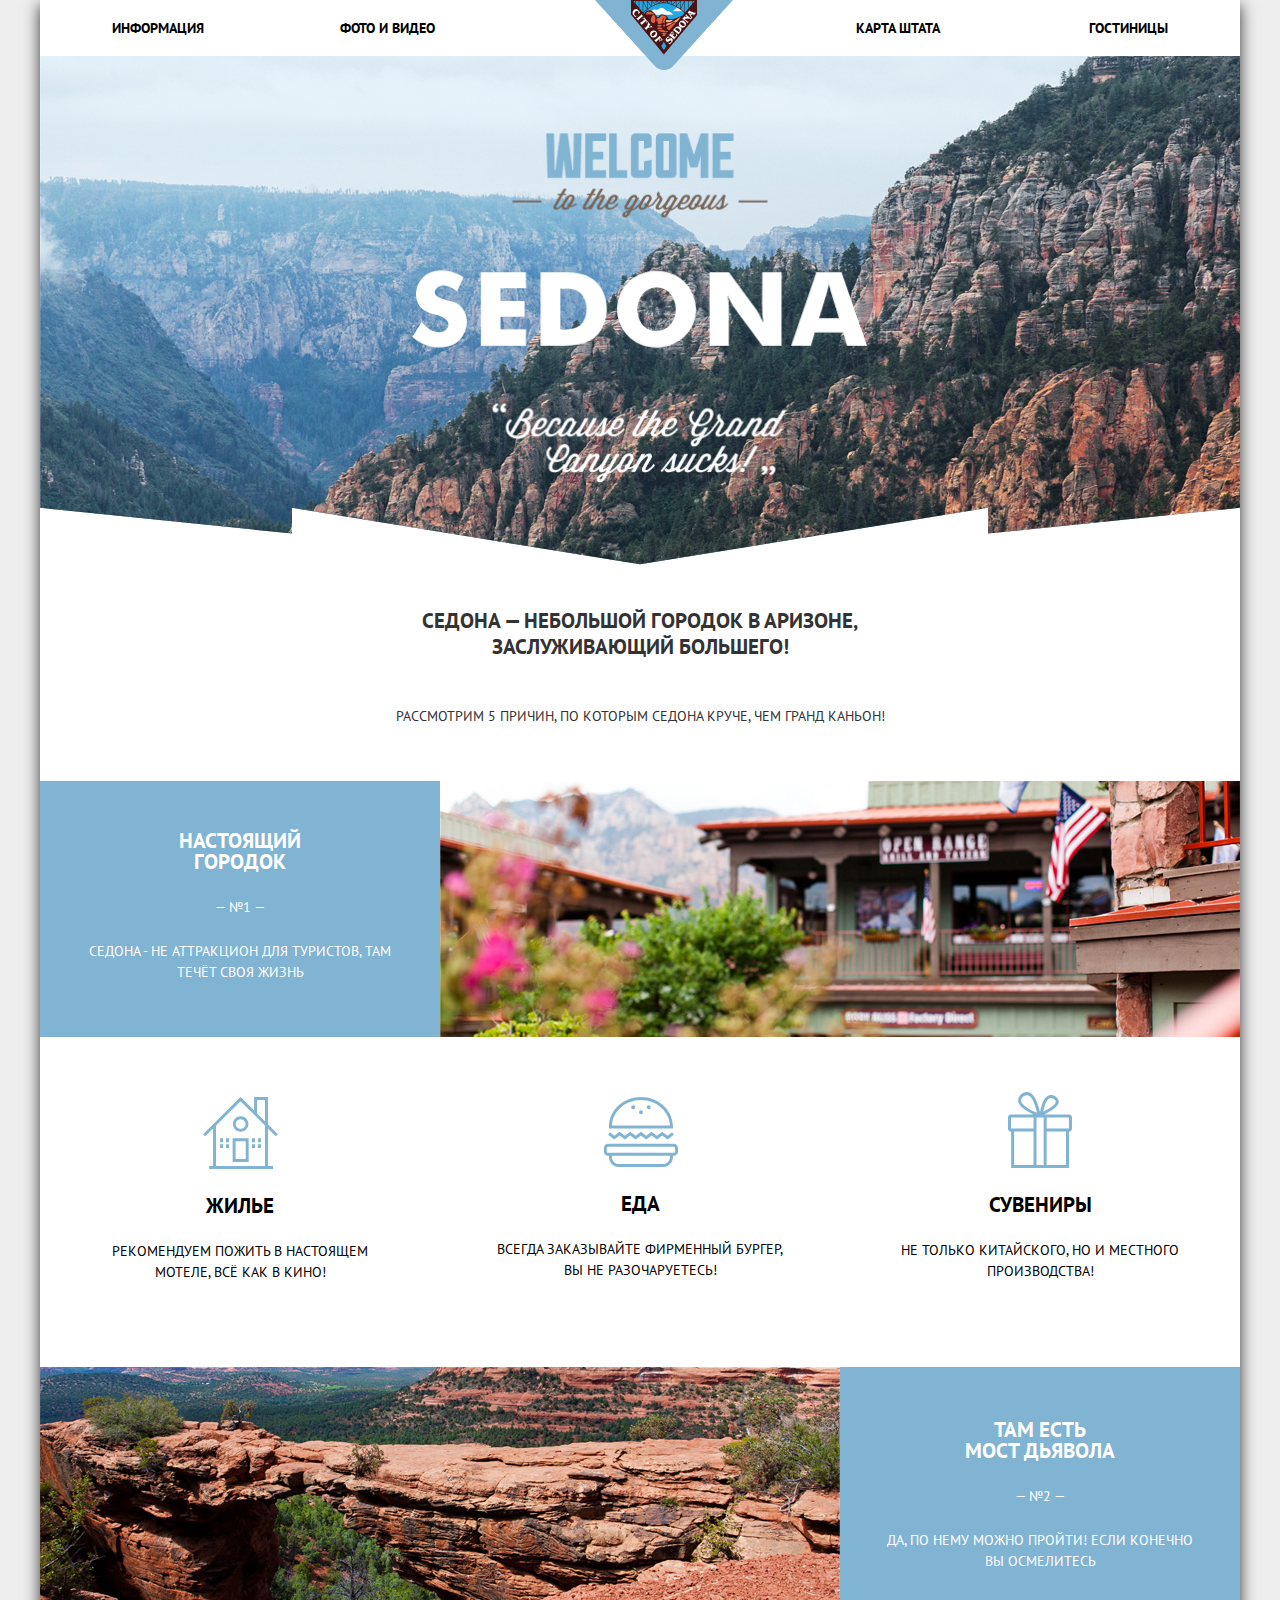
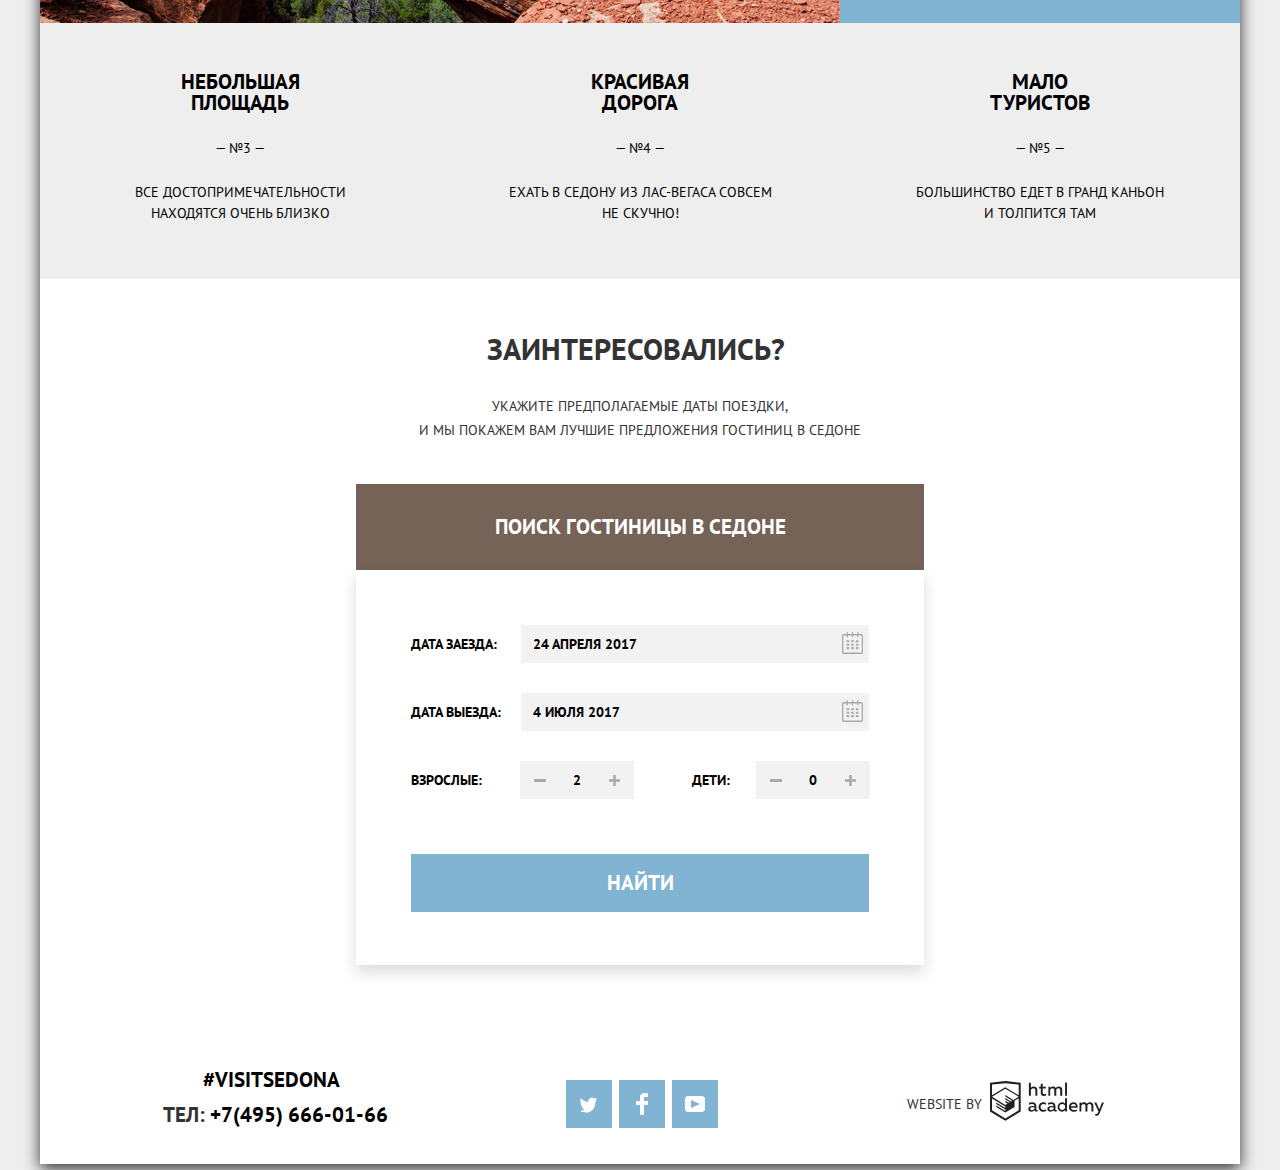
<file: index.html>
<!DOCTYPE html>
<html class="page" lang="ru">
  <head>
    <meta charset="utf-8">
    <title>HTML Academy: Седона</title>
    <link rel="stylesheet" href="css/normalize.css">
	<link href='https://fonts.googleapis.com/css?family=PT+Sans:400,700&subset=latin,cyrillic' rel='stylesheet' type='text/css'>
    <link rel="stylesheet" href="css/style.min.css">
    <link rel="icon" href="favicon.ico">
  </head>
  	<body class="page-body">
		<header class="main-header">
			<nav class="main-nav">
				<a class="main-header-logo" href="index.html">
					<img src="img/logo.png" width="138" height="70" alt="Лого Седона">
				</a>
				<div class="main-header-bar">
					<ul class="site-navigation">
						<li ><a href="#">Информация</a></li>
						<li><a href="#">Фото и Видео</a></li>
						<li><a href="#">Карта Штата</a></li>
						<li><a href="catalog.html" class="right">Гостиницы</a></li>
					</ul>
				</div>
			</nav>
		</header>
		<main>
			<div class="container-title">
				<div class="title-img">
					<img src="img/welcome.png" width="456" height="350" alt="Приветственная вывеска">
				</div>
				<section class="title-text">
					<h1>Седона — небольшой городок в Аризоне,<br> заслуживающий большего!</h1>
					<p>Рассмотрим 5 причин, по которым Седона круче, чем гранд каньон!</p>
				</section>
				<section>
					<div class="container">
						<ul class="features">
							<li class="features__item features__item--blue">
								<span class="title real-city">Настоящий<br> городок</span>
								<span class="number">— №1 —</span>
								<p>Седона - не аттракцион для туристов, там<br> течёт своя жизнь</p>
							</li>
							<li class="picture">
								<img src="img/image.jpg" width="800" height="256" alt="">
							</li>
							<li class="features__item features__item--white">
								<span class="title title-black">Жилье</span>
								<p>Рекомендуем пожить в настоящем<br> мотеле, всё как в кино!</p>
							</li>
							<li class="features__item features__item--white">
								<span class="title title-black">Еда</span>
								<p>Всегда заказывайте фирменный бургер,<br> вы не разочаруетесь!</p>
							</li>
							<li class="features__item features__item--white">
								<span class="title title-black-souvenirs">Сувениры</span>
								<p>Не только китайского, но и местного<br> производства!</p>
							</li>
							<li class="picture">
								<img src="img/image_canion.jpg" width="800" height="256" alt="Каньон Дьявола">
							</li>
							<li class="features__item features__item--blue">
								<span class="title">Там есть<br> Мост дьявола</span>
								<span class="number">— №2 —</span>
								<p>Да, по нему можно пройти! Если конечно<br> вы осмелитесь</p>
							</li>
							<li class="features__item features__item--grey">
								<span class="title title-grey">Небольшая<br> площадь</span>
								<span class="number">— №3 —</span>
								<p>все достопримечательности<br> находятся очень близко</p>
							</li>
							<li class="features__item features__item--grey">
								<span class="title title-grey">красивая<br> дорога</span>
								<span class="number">— №4 —</span>
								<p>ехать в седону из лас-вегаса совсем<br> не скучно!</p>
							</li>
							<li class="features__item features__item--grey">
								<span class="title title-grey">мало<br> туристов</span>
								<span class="number">— №5 —</span>
								<p>большинство едет в гранд каньон<br> и толпится там</p>
							</li>
						</ul>
					</div>
				</section>
				<section class="search-block">
					<h1 class="visually-hidden">Поиск отеля</h1>
					<span>Заинтересовались?</span>
					<p>Укажите предполагаемые даты поездки,<br> и мы покажем вам лучшие предложения гостиниц в седоне</p>
					<button class="button-head" tabindex="0">Поиск гостиницы в седоне</button>
					<div class="form-input-blocks">
						<form action="https://echo.htmlacademy.ru" method="POST" class="search-form">
							<div class="arrival-date form-input-block">
								<label for="arrival-input" class="label-descript label-descript-arrival">Дата заезда:</label>
								<input type="text" id="arrival-input" name="arrival-date" placeholder="24 Апреля 2017" class="form-input form-input-date">
								<button type="button" class="date-input">
									<span class="visually-hidden">Выбрать дату</span>
									<svg width="21" height="23" viewBox="0 0 21 23" fill="none" xmlns="http://www.w3.org/2000/svg">
										<path fill-rule="evenodd" clip-rule="evenodd" d="M16.406 3.02498H19.251C20.217 3.02498 21 3.84698 21 4.86198V21.164C21 22.179 20.217 23 19.251 23H1.75C0.784 23 0 22.179
										0 21.164V4.86198C0 3.84698 0.784 3.02498 1.75 3.02498H4.593V1.64798C4.593 1.26698 4.887 0.958984 5.25 0.958984C5.612 0.958984 5.906 1.26698 5.906
										1.64798V3.02498H9.844V1.64798C9.844 1.26698 10.138 0.958984 10.501 0.958984C10.862 0.958984 11.156 1.26698 11.156 1.64798V3.02498H15.094V1.64798C15.094 1.26698 15.387
										0.958984 15.75 0.958984C16.112 0.958984 16.406 1.26698 16.406 1.64798V3.02498ZM19.5646 21.484C19.6466 21.3979 19.691 21.2828 19.688 21.164H19.689V4.86198C19.689 4.60898
										19.493 4.40298 19.252 4.40298H16.407V5.78098C16.407 6.16198 16.113 6.46998 15.751 6.46998C15.388 6.46998 15.095 6.16198 15.095 5.78098V4.40298H11.157V5.78098C11.157
										6.16198 10.863 6.46998 10.502 6.46998C10.139 6.46998 9.845 6.16198 9.845 5.78098V4.40298H5.907V5.78098C5.907 6.16198 5.613 6.46998 5.251 6.46998C4.888 6.46998 4.594
										6.16198 4.594 5.78098V4.40298H1.75C1.50263 4.40953 1.30696 4.61458 1.312 4.86198V21.164C1.30696 21.4114 1.50263 21.6164 1.75 21.623H19.251C19.3698 21.6201 19.4826 21.5701
										19.5646 21.484Z" fill="#A9A9A9"/>
										<path fill-rule="evenodd" clip-rule="evenodd" d="M4.59399 9.2251H7.21899V11.2911H4.59399V9.2251ZM4.59399 12.6681H7.21899V14.7351H4.59399V12.6681ZM7.21899
										16.1121H4.59399V18.1781H7.21899V16.1121ZM9.18799 16.1121H11.813V18.1781H9.18799V16.1121ZM11.813 12.6681H9.18799V14.7351H11.813V12.6681ZM9.18799
										9.2251H11.813V11.2911H9.18799V9.2251ZM16.406 16.1121H13.781V18.1781H16.406V16.1121ZM13.781 12.6681H16.406V14.7351H13.781V12.6681ZM16.406
										9.2251H13.781V11.2911H16.406V9.2251Z" fill="#A9A9A9"/>
									</svg>
								</button>
							</div>
							<div class="departure-date form-input-block">
								<label for="departure-input" class="label-descript label-descript-departure">Дата выезда:</label>
								<input type="text"  id="departure-input" name="departure-date" placeholder="4 июля 2017" class="form-input form-input-date">
								<button type="button" class="date-input">
									<span class="visually-hidden">Выбрать дату</span>
									<svg width="21" height="23" viewBox="0 0 21 23" fill="none" xmlns="http://www.w3.org/2000/svg">
										<path fill-rule="evenodd" clip-rule="evenodd" d="M16.406 3.02498H19.251C20.217 3.02498 21 3.84698 21 4.86198V21.164C21 22.179 20.217 23 19.251 23H1.75C0.784 23
										0 22.179 0 21.164V4.86198C0 3.84698 0.784 3.02498 1.75 3.02498H4.593V1.64798C4.593 1.26698 4.887 0.958984 5.25 0.958984C5.612 0.958984 5.906 1.26698 5.906
										1.64798V3.02498H9.844V1.64798C9.844 1.26698 10.138 0.958984 10.501 0.958984C10.862 0.958984 11.156 1.26698 11.156 1.64798V3.02498H15.094V1.64798C15.094 1.26698
										15.387 0.958984 15.75 0.958984C16.112 0.958984 16.406 1.26698 16.406 1.64798V3.02498ZM19.5646 21.484C19.6466 21.3979 19.691 21.2828 19.688 21.164H19.689V4.86198C19.689
										4.60898 19.493 4.40298 19.252 4.40298H16.407V5.78098C16.407 6.16198 16.113 6.46998 15.751 6.46998C15.388 6.46998 15.095 6.16198 15.095 5.78098V4.40298H11.157V5.78098C11.157
										6.16198 10.863 6.46998 10.502 6.46998C10.139 6.46998 9.845 6.16198 9.845 5.78098V4.40298H5.907V5.78098C5.907 6.16198 5.613 6.46998 5.251 6.46998C4.888 6.46998 4.594 6.16198
										4.594 5.78098V4.40298H1.75C1.50263 4.40953 1.30696 4.61458 1.312 4.86198V21.164C1.30696 21.4114 1.50263 21.6164 1.75 21.623H19.251C19.3698 21.6201 19.4826 21.5701 19.5646
										21.484Z" fill="#A9A9A9"/>
										<path fill-rule="evenodd" clip-rule="evenodd" d="M4.59399 9.2251H7.21899V11.2911H4.59399V9.2251ZM4.59399 12.6681H7.21899V14.7351H4.59399V12.6681ZM7.21899
										16.1121H4.59399V18.1781H7.21899V16.1121ZM9.18799 16.1121H11.813V18.1781H9.18799V16.1121ZM11.813 12.6681H9.18799V14.7351H11.813V12.6681ZM9.18799
										9.2251H11.813V11.2911H9.18799V9.2251ZM16.406 16.1121H13.781V18.1781H16.406V16.1121ZM13.781 12.6681H16.406V14.7351H13.781V12.6681ZM16.406
										9.2251H13.781V11.2911H16.406V9.2251Z" fill="#A9A9A9"/>
									</svg>
								</button>
							</div>
							<div class="amount-persons form-input-block">
								<div class="amount-persons-block">
									<label for="adult" class="label-descript label-descript-adult">Взрослые:</label>
									<div class="amount__container">
										<button type="button" class="amount-persons-button input-button-minus" id="amount_adult_minus">
											<span class="visually-hidden">Количество взрослых - понижение</span>
											<svg width="12" height="3" viewBox="0 0 12 3" fill="none" xmlns="http://www.w3.org/2000/svg">
												<rect width="12" height="3" fill="#A9A9A9"/>
											</svg>
										</button>
										<input type="text" name="adult" value="2" id="adult" class="form-input form-input-number">
										<button type="button" class="amount-persons-button input-button-plus" id="amount_adult_plus">
											<span class="visually-hidden">Количество взрослых - повышение</span>
											<svg width="11" height="11" viewBox="0 0 11 11" fill="none" xmlns="http://www.w3.org/2000/svg">
												<path fill-rule="evenodd" clip-rule="evenodd" d="M4.23086 6.76932V11H6.76932V6.76932H11V4.23086H6.76932V0H4.23085V4.23086H0V6.76932H4.23086Z" fill="#A9A9A9"/>
											</svg>
										</button>
									</div>
								</div>
								<div class="amount-persons-block">
									<label for="children" class="label-descript label-descript-kids">Дети:</label>
									<div class="amount__container">
										<button type="button" class="amount-persons-button input-button-minus" id="amount_children_minus">
											<span class="visually-hidden">Количество детей - понижение</span>
											<svg width="12" height="3" viewBox="0 0 12 3" fill="none" xmlns="http://www.w3.org/2000/svg">
												<rect width="12" height="3" fill="#A9A9A9"/>
											</svg>
										</button>
										<input type="text" name="children" value="0" id="children" class="form-input form-input-number">
										<button type="button" class="amount-persons-button input-button-plus" id="amount_children_plus">
											<span class="visually-hidden">Количество детей - повышение</span>
											<svg width="11" height="11" viewBox="0 0 11 11" fill="none" xmlns="http://www.w3.org/2000/svg">
												<path fill-rule="evenodd" clip-rule="evenodd" d="M4.23086 6.76932V11H6.76932V6.76932H11V4.23086H6.76932V0H4.23085V4.23086H0V6.76932H4.23086Z" fill="#A9A9A9"/>
											</svg>
										</button>
									</div>
								</div>
							</div>
							<div class="submit">
								<button type="button" class="submit-button">Найти</button>
							</div>
						</form>
					</div>
				</section>
				<section>
					<iframe src="https://www.google.com/maps/embed?pb=!1m18!1m12!1m3!1d470757.0023600059!2d-111.91806120759058!3d34.79241428576742!2m3!1f0!2f0!3f0!3m2!1i1024!2i768!4f13.1!3m3!1m2!1s0x872da132f942b00d%3A0x5548c523fa6c8efd!2z0KHQtdC00L7QvdCwLCDQkNGA0LjQt9C-0L3QsCA4NjMzNiwg0KHQqNCQ!5e0!3m2!1sru!2sru!4v1616342160767!5m2!1sru!2sru" width="1200" height="594" style="border:0;" allowfullscreen="" loading="lazy"></iframe>
				</section>
			</div>
		</main>
		<footer class="main-footer">
			<section class="footer-contacts">
				<h2 class="visually-hidden">Как с нами связаться</h2>
				<a class="footer-adress" href="#">#visitSEDONA</a>
				<p>Тел: <a class="footer-phone" href="tel:+74956660166">+7(495) 666-01-66</a></p>
			</section>
			<section class="footer-social">
				<h2 class="visually-hidden">Соц.сети</h2>
				<ul>
					<li>
						<a class="social-button" href="#">
							<span class="visually-hidden">Twitter</span>
							<svg width="17" height="17" viewBox="0 0 17 16" fill="none" xmlns="http://www.w3.org/2000/svg">
							<path d="M10.95 1.14409C12.635 0.648089 13.934 1.41409 14.527 2.32309C15.2 2.09209 15.858 1.84209 16.538 1.61509C16.5249 2.30145 16.2117 2.94761
							15.681 3.38309C16.366 3.55309 16.985 2.89209 16.985 2.89209C16.816 3.89209 15.979 4.68009 15.422 4.91609C15.191 11.6661 12.247 16.1331 5.34498
							15.9981H4.89898C4.48898 15.9981 0.734977 15.5381 0.000976562 14.1111C2.27198 14.3071 3.89398 13.6891 4.69398 12.9341C3.73398 12.6341 2.01498 12.4571
							1.71498 9.98409C2.06398 10.0901 2.27898 10.2121 2.90498 10.1031C1.70498 9.24709 0.373977 8.53009 0.447977 6.33009C0.732977 6.65809 1.51498 6.86609
							1.78798 6.80209C1.08498 6.56109 -0.182023 3.44209 0.893977 1.85009C2.71198 3.70409 4.62898 5.45609 8.04598 5.62309C8.25398 3.33009 9.18298 1.79309
							10.95 1.14409Z" fill="white"/>
							</svg>
						</a>
					</li>
					<li>
						<a class="social-button" href="#">
							<span class="visually-hidden">Facebook</span>
							<svg width="12" height="22" viewBox="0 0 12 22" fill="none" xmlns="http://www.w3.org/2000/svg">
								<path d="M12 4V0H8C5.79086 0 4 1.79086 4 4V8H0V12H4V22H8V12H12V8H8V4H12Z" fill="white"/>
							</svg>
						</a>
					</li>
					<li>
						<a class="social-button" href="#">
							<span class="visually-hidden">YouTube</span>
							<svg width="20" height="16" viewBox="0 0 20 16" fill="none" xmlns="http://www.w3.org/2000/svg">
								<path fill-rule="evenodd" clip-rule="evenodd" d="M3 0H17C18.65 0 20 1.35 20 3V13C20 14.65 18.65 16 17 16H3C1.35 16 0 14.65 0 13V3C0 1.35 1.35 0 3 0ZM6.027
								4.002V11.998L15.014 8L6.027 4.002Z" fill="white"/>
							</svg>
						</a>
					</li>
				</ul>
			</section>
			<section class="footer-copyright">
				<span>Website by</span>
				<a class="button" href="https://htmlacademy.ru">
					<span class="visually-hidden">Перейти на сайт HTMLacademy</span>
					<svg width="114" height="40" viewBox="0 0 114 40" fill="none" xmlns="http://www.w3.org/2000/svg">
						<path fill-rule="evenodd" clip-rule="evenodd" d="M15.5197 0.057373H15.3509L0 1.71895V30.4945L15.3509 39.8382L30.7018 30.4945V1.71895L15.5197
						0.057373ZM77.0183 1.62185H75.0876V14.7311H77.0183V1.62185ZM40.8619 1.63264V6.76843C41.6131 5.9864 42.6386 5.5436 43.7105 5.53843C44.6823 5.47908
						45.6329 5.84495 46.3253 6.54479C47.0177 7.24462 47.3866 8.21244 47.3399 9.20685V14.7634H45.367V9.46579C45.4231 8.94897 45.2754 8.43059 44.9566
						8.02553C44.6377 7.62047 44.174 7.36218 43.6683 7.3079H43.3518C42.3456 7.36979 41.4321 7.9295 40.9041 8.80764V14.7634H38.8995V1.63264H40.8619ZM77.0183
						30.4837H75.2775V29.0595C74.4828 30.1353 73.23 30.7538 71.9119 30.7211C69.4751 30.5528 67.5825 28.4822 67.5825 25.9845C67.5825 23.4867 69.4751 21.4162
						71.9119 21.2479C73.1195 21.2052 74.2818 21.7203 75.0771 22.6505V17.3205H77.0183V30.4837ZM47.0656 29.0595C47.263 29.0515 47.4583 29.0152 47.6459
						28.9516V30.3866C47.2482 30.5404 46.826 30.6172 46.4009 30.6132C45.6482 30.6769 44.9394 30.2429 44.639 29.5342C43.7036 30.31 42.5302 30.7227 41.3261
						30.6995C39.733 30.6995 38.256 29.804 38.256 27.9482C38.256 25.65 40.3661 24.9379 42.1702 24.9379C42.9402 24.9505 43.707 25.0408
						44.4596 25.2076V24.884C44.4596 23.805 43.6578 22.9742 42.1491 22.9742C41.0585 22.9764 39.9804 23.2116 38.9839 23.6647V21.8305C40.0678
						21.451 41.204 21.2506 42.3495 21.2371C44.8394 21.2371 46.3693 22.4455 46.3693 25.1753V28.4121C46.3546 28.5668 46.401 28.721 46.4981
						28.8406C46.5951 28.9601 46.7349 29.035 46.8862 29.0487H47.0656V29.0595ZM40.2711 27.8403C40.298 28.229 40.4761 28.5905 40.7655 28.844C41.055
						29.0974 41.4317 29.2217 41.8115 29.189H41.9275C42.8819 29.1906 43.7973 28.8022 44.4702 28.11V26.5779C43.842 26.4414 43.2026 26.3655 42.5605
						26.3513C41.5055 26.3513 40.2817 26.7074 40.2817 27.8403H40.2711ZM56.0229 21.9384C55.1962 21.4632 54.2596 21.2246 53.3115 21.2479H52.9422C51.7332
						21.2873 50.5891 21.8166 49.7619 22.7192C48.9347 23.6218 48.4923 24.8236 48.5321 26.06V26.5024C48.6957 29.0004 50.805 30.8921 53.2482 30.7318C54.2519
						30.7555 55.2477 30.5452 56.1601 30.1168V28.2718C55.3769 28.7215 54.4945 28.9591 53.5963 28.9624C52.5199 29.0288 51.4963 28.4793 50.9385 27.5356C50.3806
						26.5918 50.3806 25.4095 50.9385 24.4658C51.4963 23.522 52.5199 22.9725 53.5963 23.039C54.461 23.0357 55.3066 23.2989 56.0229 23.7942V21.9384ZM66.1514
						29.0595C66.3488 29.0515 66.5441 29.0152 66.7317 28.9516V30.3866C66.334 30.5404 65.9118 30.6172 65.4867 30.6132C64.734 30.6769 64.0252 30.2429 63.7248
						29.5342C62.7894 30.31 61.616 30.7227 60.4119 30.6995C58.8188 30.6995 57.3417 29.804 57.3417 27.9482C57.3417 25.65 59.4518 24.9379 61.256 24.9379C62.0259
						24.9505 62.7928 25.0408 63.5454 25.2076V24.884C63.5454 23.805 62.7436 22.9742 61.2349 22.9742C60.1443 22.9764 59.0662 23.2116 58.0697
						23.6647V21.8305C59.1536 21.451 60.2897 21.2506 61.4353 21.2371C63.9252 21.2371 65.455 22.4455 65.455 25.1753V28.4121C65.4404 28.5668 65.4868 28.721
						65.5838 28.8406C65.6809 28.9601 65.8207 29.035 65.972 29.0487H66.1514V29.0595ZM59.855 28.8481C59.5632 28.5943 59.3837 28.2311 59.3569
						27.8403H59.378C59.378 26.7074 60.5385 26.3513 61.6569 26.3513C62.299 26.3655 62.9383 26.4414 63.5665 26.5779V28.11C62.8937 28.8022 61.9782 29.1906
						61.0239 29.189H60.9078C60.5263 29.2247 60.1469 29.1019 59.855 28.8481ZM69.3271 25.9305C69.3271 24.2859 70.6308 22.9526 72.239 22.9526L72.2601
						23.0066C73.4742 23.0066 74.5742 23.7382 75.0665 24.8732V27.0311C74.5856 28.1871 73.4673 28.9296 72.239 28.9084C70.6308 28.9084 69.3271 27.5752
						69.3271 25.9305ZM83.3486 21.2479C86.8408 21.2479 88.0541 24.1395 87.4844 26.7397H80.922C81.1436 28.3582 82.6839 29.0163 84.2876 29.0163C85.2509
						29.0196 86.2027 28.8021 87.0729 28.3797V30.1061C86.0736 30.5421 84.9939 30.7519 83.9078 30.7211C81.2385 30.7211 78.8963 29.189 78.8963 25.9521C78.8362
						24.7502 79.2482 23.5736 80.0408 22.6841C80.8334 21.7945 81.9408 21.2658 83.1165 21.2155H83.3486V21.2479ZM80.8693 25.1753C80.9704 23.8237 82.1216 22.8104
						83.4436 22.9095H83.4858C84.1064 22.8531 84.7196 23.08 85.1612 23.5295C85.6028 23.979 85.8275 24.6051 85.7752 25.24H80.8693V25.1753ZM89.489
						30.4621V21.4961H91.2298V22.575C91.9777 21.7197 93.041 21.2229 94.1628 21.2047C95.2951 21.1328 96.3712 21.7163 96.9482 22.7153C97.7407 21.8335
						98.8477 21.3161 100.018 21.2803C100.952 21.2327 101.859 21.6011 102.507 22.2901C103.154 22.9792 103.478 23.9213 103.394
						24.8732V30.4837H101.39V24.9271C101.437 24.4734 101.306 24.0191 101.024 23.6647C100.743 23.3104 100.336 23.0852 99.8917 23.039H99.6174C98.7512
						23.0941 97.9525 23.536 97.4335 24.2474V30.4837H95.4289V24.9271C95.4728 24.47 95.3357 24.0139 95.0481 23.6611C94.7606 23.3082 94.3467 23.088 93.8991
						23.0497H93.6881C92.7466 23.1344 91.8915 23.6449 91.3564 24.4416V30.5161H89.5312L89.489 30.4621ZM113.977 21.4745H111.972L109.324 28.2718L106.306
						21.4853H104.196L108.417 30.5484L108.237 31.0016C107.72 32.3611 107.003 33.0516 106.053 33.0516C105.75 33.0548 105.447
						33.0112 105.156 32.9221V34.6161C105.536 34.7125 105.926 34.7632 106.317 34.7671C107.646 34.7671 108.902 34.0226 109.851 31.6813L113.977 21.4745ZM52.689
						5.78658V2.54974L50.7266 3.01369V5.73264H49.144V7.49132H50.7899V11.9905C50.7231 12.817 51.0244 13.6301 51.61 14.2038C52.1955 14.7775 53.0028 15.0505
						53.8073 14.9468C54.5996 14.9535 55.3875 14.8259 56.139 14.5692V12.8429C55.5727 13.0781 54.9672 13.199 54.356 13.199C53.2165 13.199 52.689 12.8105 52.689
						11.6237V7.5129H55.8541V5.78658H52.689ZM58.3862 14.7526V5.75421H60.1376V6.83316C60.8811 5.97655 61.9403 5.476 63.0601 5.45211C64.1624 5.38099
						65.2146 5.93142 65.8032 6.88711C66.5958 6.00534 67.7028 5.48794 68.8734 5.45211C69.8138 5.41462 70.7233 5.79859 71.364 6.50353C72.0046 7.20846
						72.3126 8.16418 72.2073 9.12053V14.7418H70.2028V9.18527C70.2499 8.73151 70.1184 8.27721 69.8373 7.92287C69.5561 7.56853 69.1485 7.34334 68.7046
						7.29711H68.4619C67.5957 7.35228 66.797 7.7942 66.278 8.50553V14.7418H64.2734V9.18527C64.3206 8.73151 64.1891 8.27721 63.9079 7.92287C63.6268 7.56853
						63.2191 7.34334 62.7752 7.29711H62.5326C61.5911 7.38181 60.736 7.89229 60.2009 8.68895V14.7634H58.3862V14.7526ZM28.6972 29.3033L28.7078 29.2968L28.6972
						29.3184V29.3033ZM28.6972 17.3205V29.3033L15.3509 37.4321L2.00459 29.3184V17.5147L15.2876 25.6068V27.0311L6.18257 21.5284V22.9418L15.3404
						28.5632V30.0629L6.19312 24.4955V25.9521L15.3509 31.5734L24.5826 25.9197V19.8129L28.6972 17.3205ZM28.7078 15.7776L25.0362 17.9355L23.3482 19.0145L15.3087
						14.0837V15.4971L22.156 19.7266L22.0083 19.8237L20.9532 20.4063L15.2876 16.9537V18.3995L19.761 21.1184L18.706 21.8413L15.3298 19.7913V21.2047L17.5454
						22.5426L15.2982 23.9021L2.11009 15.864L15.3087 7.72869L28.7078 15.7776ZM15.2876 6.27211L28.7078 14.3534V3.56395L15.3615 2.12895L2.01514
						3.56395V14.3534L15.2876 6.27211Z" fill="#231F20"/>
					</svg>
				</a>
			</section>
		</footer>
	</body>
</html>
</file>
<file: css/style.min.css>
:root{--basic-black:#000000;--basic-lightblack:#333333;--basic-lightgrey:#666666;--basic-lightblue:#81B3D2;--basic-white:#ffffff;--basic-lightgrey-bg:#EEEEEE;--basic-lightgrey-logo:#BDBBBC;--basic-lightgrey-for-togle:#ABABAB;--basic-lightblue-bg:#669EC0;--basic-darkblue-bg:#5496BD;--basic-brown-bg:#766357;--basic-halfdarkbrown-bg:#604E43;--basic-darkbrown-bg:#503E33;--basic-lightgrey-input-bg:#F2F2F2;--basic-lightrey-input-bg-hover:#EBEBEB;--basic-outline-input:#e5e5e5;--basic-bg-html:#888888;--basic-checkbox-disabled:#6A6A6A;--basic-white-bg:rgba(255, 255, 255, 0.9);--basic-white-bg-second:rgba(255, 255, 255, 0.3);--basic-box-shadow-searchform:rgba(0, 1, 1, 0.15)}.page,img{height:100%}.page{background-color:var(--basic-lightgrey-bg)}.main-nav,.page-body{width:1200px;font-size:14px;background-color:var(--basic-white);text-transform:uppercase}.page-body{padding:0;margin:0 auto;-webkit-box-sizing:border-box;box-sizing:border-box;font-family:"PT Sans","Arial",sans-serif;font-weight:400;line-height:21px;color:var(--basic-lightblack);-webkit-box-shadow:0 5px 15px;box-shadow:0 5px 15px}img{max-width:100%}.main-nav{min-height:56px;display:-webkit-box;display:-ms-flexbox;display:flex;-webkit-box-align:center;-ms-flex-align:center;align-items:center;-webkit-box-pack:start;-ms-flex-pack:start;justify-content:flex-start;line-height:26px;color:var(--basic-black)}.main-header-logo{position:absolute;-ms-grid-column-align:center;justify-self:center;width:138px;left:46.5%;height:70px;margin-bottom:-14px;z-index:1}.site-navigation{display:-webkit-box;display:-ms-flexbox;display:flex;-ms-flex-wrap:wrap;flex-wrap:wrap;list-style:none;font-size:14px;line-height:26px;font-weight:700;padding:0}.site-navigation li:nth-of-type(1),.site-navigation li:nth-of-type(2){padding-left:72px}.site-navigation li:nth-of-type(3),.site-navigation li:nth-of-type(4){padding-right:72px;text-align:right}.site-navigation li:nth-of-type(2){margin-right:288px}.site-navigation li{width:228px;-webkit-box-sizing:border-box;box-sizing:border-box}.site-navigation a{margin:0;padding:0;color:var(--basic-black);text-decoration:none}.site-navigation a:hover{color:var(--basic-lightblue)}.site-navigation a:focus{opacity:.3}.site-navigation a:active{color:var(--basic-brown-bg)}.title-img{background-image:url(../img/background_photo.jpg);background-color:var(--basic-lightblue-bg);background-repeat:no-repeat;background-size:1200px 509px;text-align:center;padding:77px 10px 80px;-webkit-clip-path:polygon(0 100%,0 0,100% 0,100% 100%,100% 88%,79% 93%,79% 88%,50% 99%,21% 88%,21% 93%,0 88%);clip-path:polygon(0 100%,0 0,100% 0,100% 100%,100% 88%,79% 93%,79% 88%,50% 99%,21% 88%,21% 93%,0 88%)}.title-text h1,.title-text p{line-height:26px;text-align:center}.title-text h1{font-size:21px;font-weight:700;margin-top:39px}.title-text p{font-size:14px;margin-top:43px;margin-bottom:52px}.features{display:-ms-grid;display:grid;-ms-grid-columns:1fr 1fr 1fr;grid-template-columns:1fr 1fr 1fr;margin:0;padding:0;list-style:none}.features__item{display:-webkit-box;display:-ms-flexbox;display:flex;-webkit-box-orient:vertical;-webkit-box-direction:normal;-ms-flex-direction:column;flex-direction:column;-webkit-box-pack:center;-ms-flex-pack:center;justify-content:center;-webkit-box-align:center;-ms-flex-align:center;align-items:center;text-transform:uppercase;color:var(--basic-black);line-height:21px;min-height:256px;-webkit-box-sizing:border-box;box-sizing:border-box;padding:5px 10px}.features__item .title{font-size:21px;font-weight:700;margin-bottom:25px}.features__item .number{font-size:14px;margin-bottom:23px}.features__item p{text-align:center;margin:0}.features li:nth-of-type(6){-ms-grid-column:1;-ms-grid-column-span:2;grid-column:1/3;-ms-grid-row:3;-ms-grid-row-span:1;grid-row:3/4}.features__item--blue{background-color:var(--basic-lightblue);color:var(--basic-white)}.features__item--white{background-color:var(--basic-white);min-height:330px;display:-webkit-box;display:-ms-flexbox;display:flex;-webkit-box-pack:start;-ms-flex-pack:start;justify-content:flex-start;padding-top:60px;-webkit-box-sizing:border-box;box-sizing:border-box}.features__item--white::before{margin-bottom:50px}.features__item--white:nth-of-type(3)::before{content:url(../img/icon-1.svg)}.features__item--white:nth-of-type(4)::before{content:url(../img/icon-3.svg)}.features__item--white:nth-of-type(5)::before{content:url(../img/icon-2.svg);margin-top:-6px}.features__item--grey{background-color:var(--basic-lightgrey-bg);min-height:256px}.container .title,.search-block span{font-weight:700;font-size:21px;line-height:21px;text-align:center}.picture{background-color:var(--basic-brown-bg);display:-webkit-box;display:-ms-flexbox;display:flex;-ms-grid-column-span:2;grid-column:span 2;-webkit-box-sizing:border-box;box-sizing:border-box}.real-city{margin-top:-5px}.title-black,.title-black-souvenirs{margin-top:-30px}.title-grey{margin-top:-7px}.visually-hidden{position:absolute;width:1px;height:1px;margin:-1px;border:0;padding:0;white-space:nowrap;-webkit-clip-path:inset(100%);clip-path:inset(100%);clip:rect(0 0 0 0);overflow:hidden}.search-block{position:relative;min-height:291px;padding:58px 15px 10px;display:-webkit-box;display:-ms-flexbox;display:flex;-webkit-box-orient:vertical;-webkit-box-direction:normal;-ms-flex-direction:column;flex-direction:column;-webkit-box-align:center;-ms-flex-align:center;align-items:center;-webkit-box-sizing:border-box;box-sizing:border-box}.search-block span{font-size:30px;line-height:24px;margin:0 0 24px;padding-right:9px}.search-block p{margin:0 auto 47px;padding:9px 0 0;font-size:14px;line-height:24px;text-align:center}.button-head,.search-form{position:absolute;width:568px}.search-form{background-color:var(--basic-white);-webkit-box-sizing:border-box;box-sizing:border-box;height:395px;-webkit-box-shadow:0 7px 15px var(--basic-box-shadow-searchform);box-shadow:0 7px 15px var(--basic-box-shadow-searchform);padding:55px;-webkit-transform:translate(-50%,81px);-ms-transform:translate(-50%,81px);transform:translate(-50%,81px)}.button-head{margin:0;bottom:0;border:0;padding:30px 88px;font-size:21px;line-height:26px;text-transform:uppercase;font-weight:700;color:var(--basic-white);background-color:var(--basic-brown-bg);cursor:pointer}.button-head:focus,.button-head:hover{background-color:var(--basic-halfdarkbrown-bg)}.button-head:active{background-color:var(--basic-darkbrown-bg)}.label-descript{display:-webkit-box;display:-ms-flexbox;display:flex;-webkit-box-align:center;-ms-flex-align:center;align-items:center;white-space:nowrap;font-weight:700;color:var(--basic-black)}.label-descript-arrival{padding-right:24px}.label-descript-departure{margin-right:20px}.label-descript-adult{margin-right:38px}.label-descript-kids{margin-right:26px;margin-left:52px}.form-input{width:346px;background-color:var(--basic-lightgrey-input-bg);border:0;font-weight:700;height:38px;text-transform:uppercase;-webkit-box-sizing:border-box;box-sizing:border-box}.form-input-date{padding-left:12px}.form-input-number{max-width:36px;min-height:38px;text-align:center;border:2px solid transparent;-webkit-box-sizing:border-box;box-sizing:border-box}.form-input:hover{background-color:var(--basic-lightrey-input-bg-hover)}.form-input:focus{background-color:var(--basic-white);outline:2px solid var(--basic-outline-input)}.form-input::-webkit-input-placeholder{color:var(--basic-black)}.form-input:-ms-input-placeholder{color:var(--basic-black)}.form-input::-ms-input-placeholder{color:var(--basic-black)}.form-input::placeholder{color:var(--basic-black)}.form-input::-moz-placeholder{color:var(--basic-black);opacity:1;-moz-transition-property:opacity;transition-property:opacity;transition-duration:.3s;transition-timing-function:ease-in}.form-input-block{position:relative}.date-input{min-height:38px;border:0;background-color:var(--basic-lightgrey-input-bg);cursor:pointer}.date-input:focus path,.date-input:hover path{fill:var(--basic-black)}.date-input:active path{fill:var(--basic-lightblue);border:0}.amount-persons-button{border:0}.input-button-minus:focus rect,.input-button-minus:hover rect,.input-button-plus:focus path,.input-button-plus:hover path{fill:var(--basic-black)}.input-button-minus:active rect,.input-button-plus:active path{fill:var(--basic-lightblue)}.form-input-block,.input-button-minus,.input-button-plus{display:-webkit-box;display:-ms-flexbox;display:flex;-webkit-box-align:center;-ms-flex-align:center;align-items:center}.input-button-minus,.input-button-plus{-webkit-box-pack:center;-ms-flex-pack:center;justify-content:center;background-color:var(--basic-lightgrey-input-bg);width:39px;min-height:38px;cursor:pointer}.form-input-block{margin-bottom:30px;-webkit-box-pack:start;-ms-flex-pack:start;justify-content:flex-start;-webkit-box-sizing:border-box;box-sizing:border-box}.amount-persons,.amount-persons-block{display:-webkit-box;display:-ms-flexbox;display:flex;-webkit-box-orient:horizontal;-webkit-box-direction:normal;-ms-flex-direction:row;flex-direction:row}.amount-persons{-webkit-box-pack:start;-ms-flex-pack:start;justify-content:flex-start}.amount-persons-block{width:50%}.amount__container,.submit-button{display:-webkit-box;display:-ms-flexbox;display:flex;-webkit-box-align:stretch;-ms-flex-align:stretch;align-items:stretch}.submit-button{-webkit-box-align:center;-ms-flex-align:center;align-items:center;-webkit-box-pack:center;-ms-flex-pack:center;justify-content:center;width:458px;height:58px;border:0;background-color:var(--basic-lightblue);color:var(--basic-white);text-transform:uppercase;font-size:21px;line-height:26px;font-weight:700;margin-top:55px;cursor:pointer}.submit-button:focus,.submit-button:hover{background-color:var(--basic-lightblue-bg)}.submit-button:active{background-color:var(--basic-darkblue-bg);color:var(--basic-white-bg-second)}.main-footer{margin-top:-126px;position:relative}.catalog-footer,.main-footer{display:-webkit-box;display:-ms-flexbox;display:flex;-ms-flex-pack:distribute;justify-content:space-around;width:1200px;height:120px;background-color:var(--basic-white-bg)}.footer-contacts{padding-top:23px;padding-left:61px}.catalog-footer .footer-contacts{padding-top:32px;padding-left:61px}.footer-contacts a,.footer-contacts p{font-size:21px;line-height:26px;font-weight:700}.footer-contacts a{text-decoration:none;color:var(--basic-black)}.footer-adress{padding-left:40px}.footer-contacts p{margin:0;padding:9px 0 0;text-transform:uppercase}.catalog-footer .footer-social,.footer-social,.footer-social ul{display:-webkit-box;display:-ms-flexbox;display:flex}.catalog-footer .footer-social,.footer-social{-webkit-box-align:center;-ms-flex-align:center;align-items:center;padding-left:13px}.catalog-footer .footer-social{padding-top:17px}.footer-social ul{-ms-flex-wrap:wrap;flex-wrap:wrap;-webkit-box-pack:justify;-ms-flex-pack:justify;justify-content:space-between;width:152px;padding-right:56px}.footer-social li{list-style:none}.footer-copyright button:focus,.footer-copyright button:hover,.footer-copyright:focus path,.footer-copyright:hover path{fill:var(--basic-lightblue)}.social-button{display:-webkit-box;display:-ms-flexbox;display:flex;-webkit-box-orient:horizontal;-webkit-box-direction:normal;-ms-flex-direction:row;flex-direction:row;-ms-flex-wrap:wrap;flex-wrap:wrap;-webkit-box-align:center;-ms-flex-align:center;align-items:center;-webkit-box-pack:center;-ms-flex-pack:center;justify-content:center;margin:0;width:46px;height:48px;background-color:var(--basic-lightblue)}.social-button:focus,.social-button:hover{background-color:var(--basic-lightblue-bg)}.social-button:active{background-color:var(--basic-darkblue-bg)}.social-button:active::after{opacity:.3}.footer-copyright{-webkit-box-align:center;-ms-flex-align:center;align-items:center;padding-right:74px}.catalog-footer .footer-copyright{padding-right:74px;padding-top:23px}.catalog-footer .footer-copyright,.container-price,.footer-copyright,.footer-copyright span{display:-webkit-box;display:-ms-flexbox;display:flex}.catalog-footer .footer-copyright,.footer-copyright span{-webkit-box-align:center;-ms-flex-align:center;align-items:center}.footer-copyright span{-webkit-box-pack:center;-ms-flex-pack:center;justify-content:center;margin:0;padding:5px 8px}.footer-copyright:active path{fill:var(--basic-lightgrey-logo)}.container-price{-webkit-box-orient:vertical;-webkit-box-direction:normal;-ms-flex-direction:column;flex-direction:column}.price-filter{margin:0;padding:0;border:0}.range-filter{width:316px}.range-controls{position:relative;-webkit-box-ordinal-group:3;-ms-flex-order:2;order:2}.range-controls .scale{width:316px;height:2px;background:var(--basic-white-bg-second);z-index:1;margin-bottom:33px}.range-controls .bar{width:248px;height:2px;background-color:var(--basic-white);z-index:2}.range-controls .toggle{position:absolute;top:-12px;left:0;width:4px;height:4px;padding:0;border:8px solid var(--basic-white);background-color:var(--basic-lightgrey-for-togle);border-radius:50%;-webkit-box-shadow:0 2px 1px 0 var(--basic-lightgrey-for-togle);box-shadow:0 2px 1px 0 var(--basic-lightgrey-for-togle);cursor:pointer}.range-controls .toggle-min{left:-5px}.range-controls .toggle-max{left:249px}.toggle:focus,.toggle:hover{-webkit-transform:scale(1.2);-ms-transform:scale(1.2);transform:scale(1.2)}.price-controls{display:-webkit-box;display:-ms-flexbox;display:flex;-webkit-box-pack:start;-ms-flex-pack:start;justify-content:flex-start;margin-bottom:20px;position:relative}.label-descript-input{position:absolute;font-size:14px;line-height:21px;color:var(--basic-white)}.price-controls input{width:152px;height:36px;text-align:center;font-family:inherit;font-size:inherit;background:0 0;color:var(--basic-white);border:2px solid var(--basic-white)}.price-controls input:first-child{border-right:none;border-radius:2px 0 0 2px}.price-controls input:last-child{border-left:none;border-radius:0 2px 2px 0}.price-controls::after{content:url(../img/Rectangle.svg);display:block;position:absolute;height:22px;top:50%;left:50%;-webkit-transform:translate(-50%,-50%);-ms-transform:translate(-50%,-50%);transform:translate(-50%,-50%)}.price__button{display:-webkit-box;display:-ms-flexbox;display:flex;-webkit-box-align:center;-ms-flex-align:center;align-items:center;-webkit-box-pack:center;-ms-flex-pack:center;justify-content:center}.submit__button{font-size:14px;line-height:21px;text-transform:uppercase;color:var(--basic-white);border:2px solid var(--basic-white);border-radius:2%;background:0 0;width:137px;min-height:36px;-ms-grid-column-align:center;justify-self:center;cursor:pointer}.submit__button:focus,.submit__button:hover{background-color:var(--basic-white);color:var(--basic-black)}.container-filter{display:-webkit-box;display:-ms-flexbox;display:flex;-ms-flex-wrap:nowrap;flex-wrap:nowrap;-webkit-box-pack:justify;-ms-flex-pack:justify;justify-content:space-between;background-image:url(../img/background_catalog.jpg);background-color:var(--basic-halfdarkbrown-bg);background-repeat:no-repeat;background-size:cover;min-height:217px;list-style:none;padding:0 72px}.form__blocks{width:100%}.input__blocks{display:-webkit-box;display:-ms-flexbox;display:flex;-webkit-box-pack:justify;-ms-flex-pack:justify;justify-content:space-between;-webkit-box-align:start;-ms-flex-align:start;align-items:flex-start}.container-filter ul{list-style:none;margin:0}.filter-label{position:relative;display:block;-webkit-user-select:none;-moz-user-select:none;-ms-user-select:none;user-select:none;cursor:pointer;font-size:14px;line-height:21px;color:var(--basic-white);padding-bottom:23px}.filter-input+label::before{content:url(../img/checkbox-off.svg);position:absolute;left:-42px;top:0;width:23px;height:23px}.filter-input:focus+label::before{position:absolute;left:-42px;top:0;width:23px;height:23px;outline:1px solid var(--basic-black)}.filter-input:disabled+label::before{content:url(../img/checkbox-off-disabled.svg);position:absolute;left:-42px;top:0;width:23px;height:23px}.filter-input:checked+label::after{content:url(../img/checkbox-on.svg);position:absolute;top:0;left:-42px;width:27px;height:23px}.filter-input:checked:focus+label::after{position:absolute;top:0;left:-42px;width:27px;height:23px;outline:1px solid var(--basic-black)}.filter-input:disabled+label::after{content:url(../img/checkbox-on-disabled.svg);position:absolute;top:0;left:-42px;width:27px;height:23px}.filter-input:checked+label::before{content:none}.checkbox-container,.infrastructure,.type-housing{display:-webkit-box;display:-ms-flexbox;display:flex}.infrastructure,.type-housing{padding:0;border:0;-ms-flex-wrap:nowrap;flex-wrap:nowrap}.type-housing{margin:0}.infrastructure{margin:0 119px 0 0}.infrastructure legend,.price-filter legend,.type-housing legend{font-size:16px;line-height:21px;font-weight:700;color:var(--basic-white);padding-top:25px}.infrastructure legend,.type-housing legend{padding-bottom:24px}.price-filter legend{padding-bottom:10px}.content-list{margin:0;padding:0;list-style:none;-webkit-box-orient:vertical;-webkit-box-direction:normal;-ms-flex-flow:column nowrap;flex-flow:column nowrap}.content-item-wrapper,.content-list,.item-descript-wrapper{display:-webkit-box;display:-ms-flexbox;display:flex;-webkit-box-pack:start;-ms-flex-pack:start;justify-content:flex-start}.item-descript-wrapper{-webkit-box-orient:vertical;-webkit-box-direction:normal;-ms-flex-direction:column;flex-direction:column;-webkit-box-pack:justify;-ms-flex-pack:justify;justify-content:space-between}.hotel-img{width:135px;height:90px;margin-right:29px}.item-descript{-webkit-box-orient:horizontal;-webkit-box-direction:normal;-ms-flex-flow:row nowrap;flex-flow:row nowrap}.item-descript,.item-descript-subwrapper{display:-webkit-box;display:-ms-flexbox;display:flex}.item-descript-subwrapper{-webkit-box-orient:horizontal;-webkit-box-direction:normal;-ms-flex-flow:row nowrap;flex-flow:row nowrap;-webkit-box-pack:start;-ms-flex-pack:start;justify-content:flex-start;padding:4px 0 0}.item-descript{width:100%;-webkit-box-pack:justify;-ms-flex-pack:justify;justify-content:space-between;-webkit-box-align:stretch;-ms-flex-align:stretch;align-items:stretch}.item-head{display:block;padding:0;font-size:21px;line-height:26px;text-decoration:none;font-weight:700;color:var(--basic-black)}.item-head:focus,.item-head:hover{color:var(--basic-lightblue)}.item-head:active{color:var(--basic-black);opacity:.3}.item-descript-block{display:-webkit-box;display:-ms-flexbox;display:flex;-webkit-box-orient:vertical;-webkit-box-direction:normal;-ms-flex-direction:column;flex-direction:column;-webkit-box-pack:end;-ms-flex-pack:end;justify-content:flex-end;width:142px}.item-descript-block:first-child{width:110px;margin-right:6px}.item-descript-block p{text-align:left;margin:0 0 15px;padding:0}.item-button{display:block;color:var(--basic-white);line-height:21px;font-weight:700;text-decoration:none;text-align:center;padding:3px 0}.item-button-reserve{background-color:var(--basic-brown-bg)}.item-button-detail{background-color:var(--basic-lightblue)}.item-button-detail:focus,.item-button-detail:hover{background-color:var(--basic-lightblue-bg)}.item-button-detail:active{background-color:var(--basic-darkblue-bg);color:var(--basic-white-bg-second)}.item-button-reserve:focus,.item-button-reserve:hover{background-color:var(--basic-halfdarkbrown-bg)}.item-button-reserve:active{background-color:var(--basic-darkbrown-bg);color:var(--basic-white-bg-second)}.item-descript-rating,.item-descript-rating-list{display:-webkit-box;display:-ms-flexbox;display:flex}.item-descript-rating{margin:-13px 0 13px;-webkit-box-orient:vertical;-webkit-box-direction:normal;-ms-flex-direction:column;flex-direction:column;-webkit-box-pack:justify;-ms-flex-pack:justify;justify-content:space-between;-webkit-box-align:end;-ms-flex-align:end;align-items:flex-end}.item-descript-rating-list{margin:18px 0 0;padding:0;list-style:none}.item-descript-rating-list li{background-image:url(../img/star.svg);background-repeat:no-repeat;width:19px;height:17px;margin-left:6px}.item-descript-rating-list li:last-child{margin-left:0}.item-descript-rating-text{margin:0 0 -11px;background-color:var(--basic-lightgrey-input-bg);text-align:center;padding:3px 14px;color:var(--basic-lightgrey);line-height:21px}.content-item{padding:28px 72px;border-top:1px solid var(--basic-outline-input);-webkit-box-sizing:border-box;box-sizing:border-box}.content-item:last-child{border-bottom:1px solid var(--basic-outline-input);padding-bottom:21px}.display-none{display:none}.sorting{min-height:87px;display:-webkit-box;display:-ms-flexbox;display:flex;-webkit-box-pack:justify;-ms-flex-pack:justify;justify-content:space-between;-webkit-box-align:center;-ms-flex-align:center;align-items:center;padding:0 72px}.sorting a:last-child,.sorting-list li:last-child .sorting-link{margin-right:0}.sorting__list span:first-child{font-size:21px;line-height:26px;font-weight:700;margin:0 46px 0 0;color:var(--basic-black)}.sorting__list span:nth-of-type(2){font-size:12px;line-height:18px;margin:0 40px 0 0;color:var(--basic-black)}.sorting__list li:last-child{margin:0}.sorting__list{padding:0;display:-webkit-box;display:-ms-flexbox;display:flex;-webkit-box-align:center;-ms-flex-align:center;align-items:center;-webkit-box-pack:center;-ms-flex-pack:center;justify-content:center;font-size:12px;margin:0 40px 0 0;list-style:none}.sorting__list a:not(.sorting__list--active){font-size:12px;line-height:18px;text-decoration:none;color:var(--basic-black);opacity:.3;margin-right:33px;border-bottom:1px dotted var(--basic-lightblue)}.sorting__list--active{font-size:12px;line-height:18px;color:var(--basic-lightblue);padding-right:32px}.sorting__list a:focus,.sorting__list a:hover{color:var(--basic-lightblue);opacity:1}.sorting__list a:active{color:var(--basic-black);opacity:1;border:0}.sorting__list ul{margin:0;padding:0;display:-webkit-box;display:-ms-flexbox;display:flex;-ms-flex-wrap:wrap;flex-wrap:wrap;list-style:none}.sorting__list a{text-decoration:none}.sorting-list li:first-child .sorting-link{color:var(--basic-lightblue);border:0;opacity:1}.sorting-link:not(.sorting-price):focus,.sorting-link:not(.sorting-price):hover{color:var(--basic-lightblue);opacity:1}.sorting-link:not(.sorting-price):active{color:var(--basic-black);border:0}.button-down,.button-up{border:0;background-color:transparent;padding:0;cursor:pointer}.button-up{-ms-flex-item-align:center;-ms-grid-row-align:center;align-self:center}.sorting-button:last-child{margin-left:12px;border:0}.sorting-button:not(.button-up):focus path,.sorting-button:not(.button-up):hover path{fill:var(--basic-black);border:0}.sorting-button:not(.button-up):active path{fill:var(--basic-lightblue)}.container-search-results{list-style:none}
Show transformations log
Original:   31732 bytes
</file>
